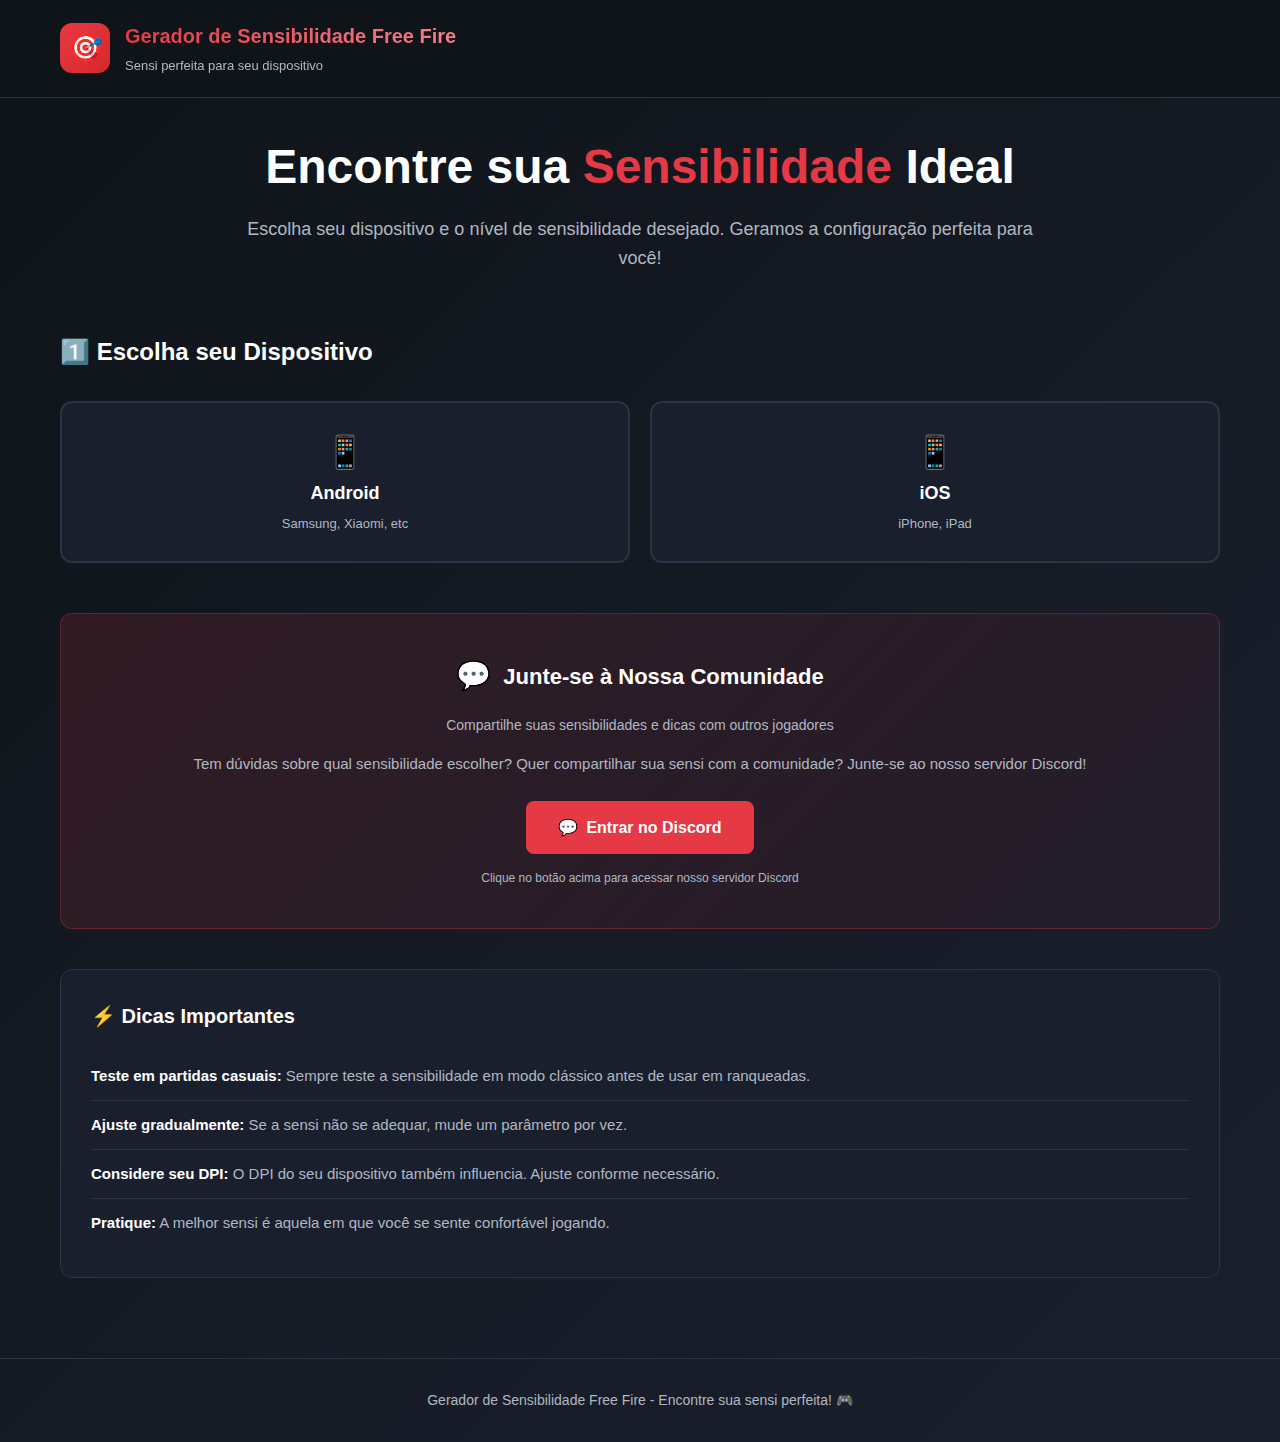
<file: index.html>
<!DOCTYPE html>
<html lang="pt-BR">
<head>
    <meta charset="UTF-8">
    <meta name="viewport" content="width=device-width, initial-scale=1.0">
    <title>Gerador de Sensi Criador @Souza Xiters</title>
    <link rel="stylesheet" href="style.css">
</head>
<body>
    <!-- Header -->
    <header class="header">
        <div class="container">
            <div class="header-content">
                <div class="logo">
                    <div class="logo-icon">🎯</div>
                    <div class="logo-text">
                        <h1>Gerador de Sensibilidade Free Fire</h1>
                        <p>Sensi perfeita para seu dispositivo</p>
                    </div>
                </div>
            </div>
        </div>
    </header>

    <main class="main">
        <div class="container">
            <!-- Hero Section -->
            <section class="hero">
                <h2>Encontre sua <span class="highlight">Sensibilidade</span> Ideal</h2>
                <p>Escolha seu dispositivo e o nível de sensibilidade desejado. Geramos a configuração perfeita para você!</p>
            </section>

            <!-- Device Selection -->
            <section class="section">
                <div class="section-header">
                    <h3>1️⃣ Escolha seu Dispositivo</h3>
                </div>
                <div class="device-grid">
                    <button class="device-btn" data-device="android">
                        <span class="device-icon">📱</span>
                        <span class="device-name">Android</span>
                        <span class="device-desc">Samsung, Xiaomi, etc</span>
                    </button>
                    <button class="device-btn" data-device="ios">
                        <span class="device-icon">📱</span>
                        <span class="device-name">iOS</span>
                        <span class="device-desc">iPhone, iPad</span>
                    </button>
                </div>
            </section>

            <!-- Level Selection -->
            <section class="section" id="level-section" style="display: none;">
                <div class="section-header">
                    <h3>2️⃣ Escolha o Nível de Sensibilidade</h3>
                </div>
                <div class="level-grid">
                    <button class="level-btn" data-level="baixa">
                        <span class="level-icon">🎯</span>
                        <span class="level-name">Baixa</span>
                        <span class="level-desc">Controle máximo</span>
                    </button>
                    <button class="level-btn" data-level="media">
                        <span class="level-icon">⚡</span>
                        <span class="level-name">Média</span>
                        <span class="level-desc">Balanceado</span>
                    </button>
                    <button class="level-btn" data-level="alta">
                        <span class="level-icon">⚡</span>
                        <span class="level-name">Alta</span>
                        <span class="level-desc">Máxima agilidade</span>
                    </button>
                </div>
            </section>

            <!-- Configuration Display -->
            <section class="section" id="config-section" style="display: none;">
                <div class="config-header">
                    <h3>3️⃣ Sua Configuração</h3>
                    <button class="copy-btn" id="copy-btn">
                        <span>📋</span> Copiar Configurações
                    </button>
                </div>

                <div class="config-grid">
                    <!-- Geral -->
                    <div class="config-card">
                        <div class="card-header">
                            <div class="card-icon">🎯</div>
                            <div class="card-title">
                                <h4>Geral</h4>
                                <p>Câmera sem mira aberta</p>
                            </div>
                        </div>
                        <div class="card-body">
                            <div class="value-display">
                                <span class="label">Valor:</span>
                                <span class="value" id="geral-value">0</span>
                            </div>
                            <input type="range" class="slider" id="geral-slider" min="1" max="200" value="0">
                            <div class="range-labels">
                                <span>1 (Lento)</span>
                                <span>200 (Rápido)</span>
                            </div>
                        </div>
                    </div>

                    <!-- Ponto Vermelho -->
                    <div class="config-card">
                        <div class="card-header">
                            <div class="card-icon">🔴</div>
                            <div class="card-title">
                                <h4>Ponto Vermelho</h4>
                                <p>Mira simples (Red Dot)</p>
                            </div>
                        </div>
                        <div class="card-body">
                            <div class="value-display">
                                <span class="label">Valor:</span>
                                <span class="value" id="ponto-value">0</span>
                            </div>
                            <input type="range" class="slider" id="ponto-slider" min="1" max="200" value="0">
                            <div class="range-labels">
                                <span>1 (Lento)</span>
                                <span>200 (Rápido)</span>
                            </div>
                        </div>
                    </div>

                    <!-- Mira 2x -->
                    <div class="config-card">
                        <div class="card-header">
                            <div class="card-icon">🔍</div>
                            <div class="card-title">
                                <h4>Mira 2x</h4>
                                <p>Mira com ampliação 2x</p>
                            </div>
                        </div>
                        <div class="card-body">
                            <div class="value-display">
                                <span class="label">Valor:</span>
                                <span class="value" id="mira2x-value">0</span>
                            </div>
                            <input type="range" class="slider" id="mira2x-slider" min="1" max="200" value="0">
                            <div class="range-labels">
                                <span>1 (Lento)</span>
                                <span>200 (Rápido)</span>
                            </div>
                        </div>
                    </div>

                    <!-- Mira 4x -->
                    <div class="config-card">
                        <div class="card-header">
                            <div class="card-icon">🎯</div>
                            <div class="card-title">
                                <h4>Mira 4x</h4>
                                <p>Mira com ampliação 4x</p>
                            </div>
                        </div>
                        <div class="card-body">
                            <div class="value-display">
                                <span class="label">Valor:</span>
                                <span class="value" id="mira4x-value">0</span>
                            </div>
                            <input type="range" class="slider" id="mira4x-slider" min="1" max="200" value="0">
                            <div class="range-labels">
                                <span>1 (Lento)</span>
                                <span>200 (Rápido)</span>
                            </div>
                        </div>
                    </div>

                    <!-- Mira AWM -->
                    <div class="config-card">
                        <div class="card-header">
                            <div class="card-icon">💥</div>
                            <div class="card-title">
                                <h4>Mira AWM</h4>
                                <p>Snipers (AWM, M82B, Kar98k)</p>
                            </div>
                        </div>
                        <div class="card-body">
                            <div class="value-display">
                                <span class="label">Valor:</span>
                                <span class="value" id="awm-value">0</span>
                            </div>
                            <input type="range" class="slider" id="awm-slider" min="1" max="200" value="0">
                            <div class="range-labels">
                                <span>1 (Lento)</span>
                                <span>200 (Rápido)</span>
                            </div>
                        </div>
                    </div>

                    <!-- Olhadinha -->
                    <div class="config-card">
                        <div class="card-header">
                            <div class="card-icon">👀</div>
                            <div class="card-title">
                                <h4>Olhadinha</h4>
                                <p>Botão de olhar</p>
                            </div>
                        </div>
                        <div class="card-body">
                            <div class="value-display">
                                <span class="label">Valor:</span>
                                <span class="value" id="olhadinha-value">0</span>
                            </div>
                            <input type="range" class="slider" id="olhadinha-slider" min="1" max="200" value="0">
                            <div class="range-labels">
                                <span>1 (Lento)</span>
                                <span>200 (Rápido)</span>
                            </div>
                        </div>
                    </div>
                </div>
            </section>

            <!-- Discord Section -->
            <section class="section discord-section">
                <div class="discord-card">
                    <div class="discord-header">
                        <span class="discord-icon">💬</span>
                        <h3>Junte-se à Nossa Comunidade</h3>
                    </div>
                    <p class="discord-desc">Compartilhe suas sensibilidades e dicas com outros jogadores</p>
                    <p class="discord-text">Tem dúvidas sobre qual sensibilidade escolher? Quer compartilhar sua sensi com a comunidade? Junte-se ao nosso servidor Discord!</p>
                    <a href="https://discord.gg/AcmNDPQbU" target="_blank" class="discord-btn">
                        <span>💬</span> Entrar no Discord
                    </a>
                    <p class="discord-note">Clique no botão acima para acessar nosso servidor Discord</p>
                </div>
            </section>

            <!-- Tips Section -->
            <section class="section tips-section">
                <div class="tips-card">
                    <h3>⚡ Dicas Importantes</h3>
                    <ul class="tips-list">
                        <li>
                            <strong>Teste em partidas casuais:</strong> Sempre teste a sensibilidade em modo clássico antes de usar em ranqueadas.
                        </li>
                        <li>
                            <strong>Ajuste gradualmente:</strong> Se a sensi não se adequar, mude um parâmetro por vez.
                        </li>
                        <li>
                            <strong>Considere seu DPI:</strong> O DPI do seu dispositivo também influencia. Ajuste conforme necessário.
                        </li>
                        <li>
                            <strong>Pratique:</strong> A melhor sensi é aquela em que você se sente confortável jogando.
                        </li>
                    </ul>
                </div>
            </section>
        </div>
    </main>

    <!-- Footer -->
    <footer class="footer">
        <p>Gerador de Sensibilidade Free Fire - Encontre sua sensi perfeita! 🎮</p>
    </footer>

    <!-- Toast Notification -->
    <div id="toast" class="toast"></div>

    <script src="script.js"></script>
</body>
</html>
</file>
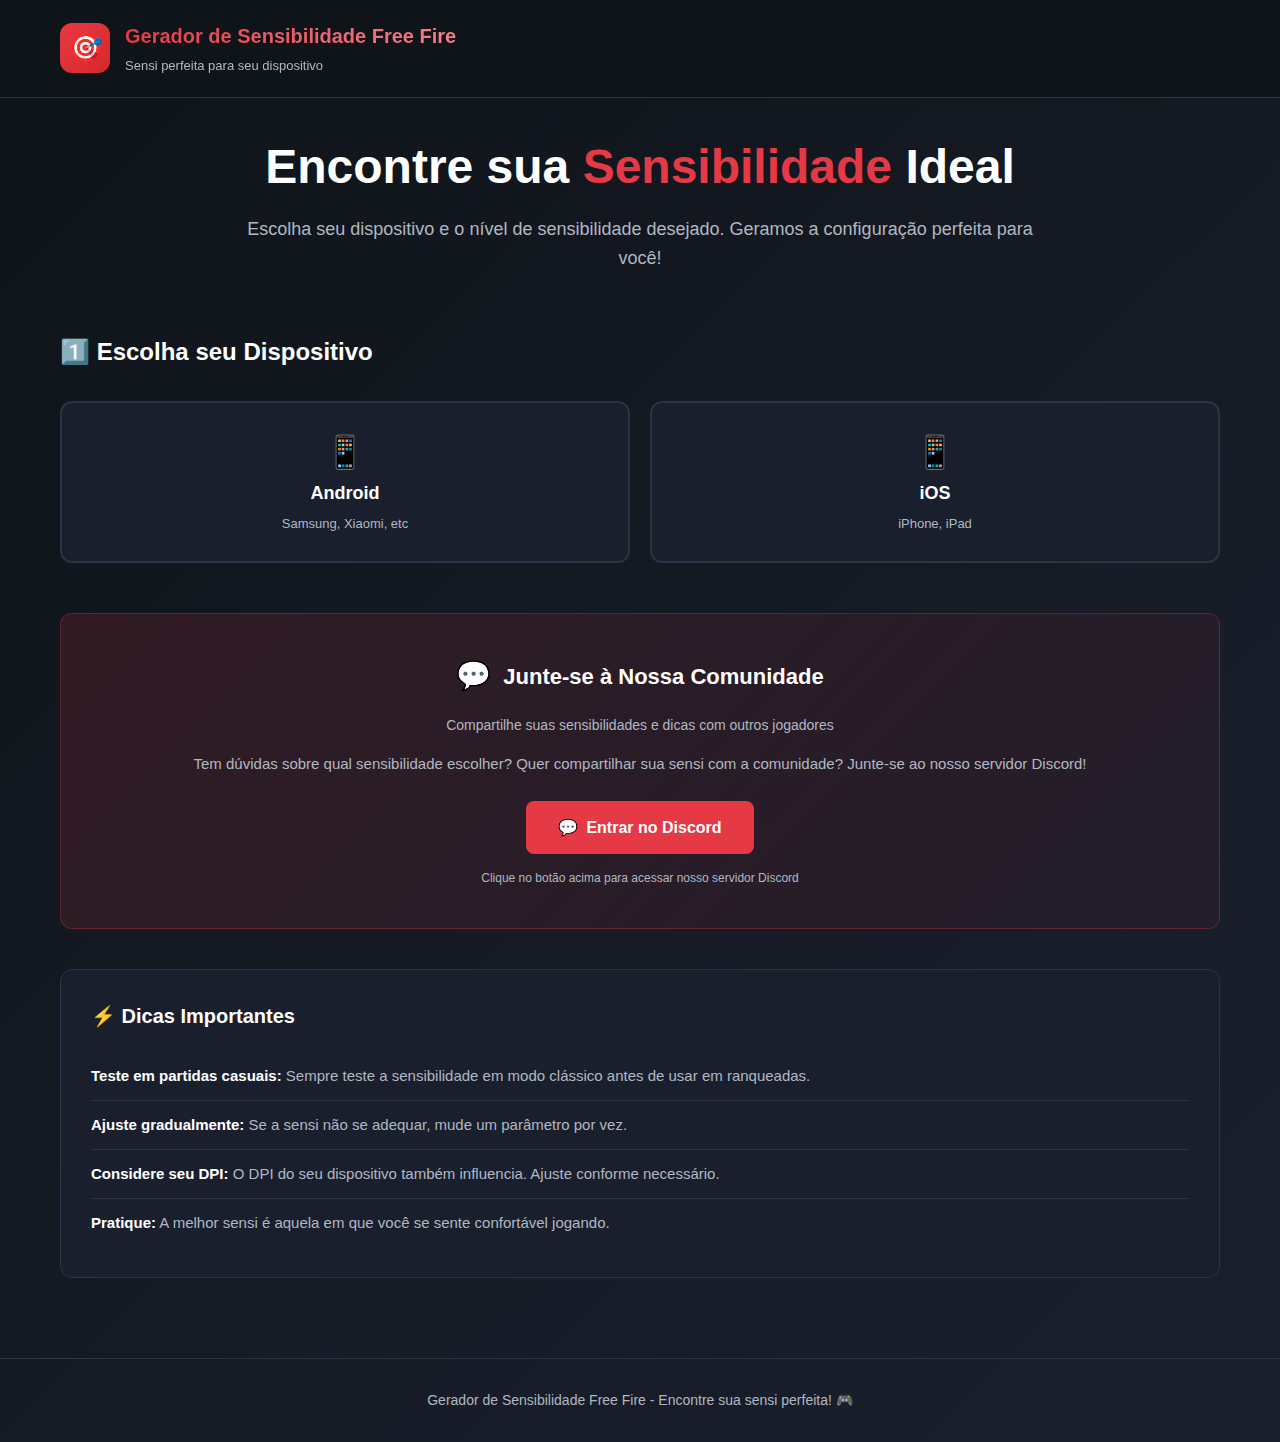
<file: gerador-sensi-ff.html>
<!DOCTYPE html>
<html lang="pt-BR">
<head>
    <meta charset="UTF-8">
    <meta name="viewport" content="width=device-width, initial-scale=1.0">
    <title>Gerador de Sensibilidade Free Fire</title>
    <link rel="stylesheet" href="style.css">
</head>
<body>
    <!-- Header -->
    <header class="header">
        <div class="container">
            <div class="header-content">
                <div class="logo">
                    <div class="logo-icon">🎯</div>
                    <div class="logo-text">
                        <h1>Gerador de Sensibilidade Free Fire</h1>
                        <p>Sensi perfeita para seu dispositivo</p>
                    </div>
                </div>
            </div>
        </div>
    </header>

    <main class="main">
        <div class="container">
            <!-- Hero Section -->
            <section class="hero">
                <h2>Encontre sua <span class="highlight">Sensibilidade</span> Ideal</h2>
                <p>Escolha seu dispositivo e o nível de sensibilidade desejado. Geramos a configuração perfeita para você!</p>
            </section>

            <!-- Device Selection -->
            <section class="section">
                <div class="section-header">
                    <h3>1️⃣ Escolha seu Dispositivo</h3>
                </div>
                <div class="device-grid">
                    <button class="device-btn" data-device="android">
                        <span class="device-icon">📱</span>
                        <span class="device-name">Android</span>
                        <span class="device-desc">Samsung, Xiaomi, etc</span>
                    </button>
                    <button class="device-btn" data-device="ios">
                        <span class="device-icon">📱</span>
                        <span class="device-name">iOS</span>
                        <span class="device-desc">iPhone, iPad</span>
                    </button>
                </div>
            </section>

            <!-- Level Selection -->
            <section class="section" id="level-section" style="display: none;">
                <div class="section-header">
                    <h3>2️⃣ Escolha o Nível de Sensibilidade</h3>
                </div>
                <div class="level-grid">
                    <button class="level-btn" data-level="baixa">
                        <span class="level-icon">🎯</span>
                        <span class="level-name">Baixa</span>
                        <span class="level-desc">Controle máximo</span>
                    </button>
                    <button class="level-btn" data-level="media">
                        <span class="level-icon">⚡</span>
                        <span class="level-name">Média</span>
                        <span class="level-desc">Balanceado</span>
                    </button>
                    <button class="level-btn" data-level="alta">
                        <span class="level-icon">⚡</span>
                        <span class="level-name">Alta</span>
                        <span class="level-desc">Máxima agilidade</span>
                    </button>
                </div>
            </section>

            <!-- Configuration Display -->
            <section class="section" id="config-section" style="display: none;">
                <div class="config-header">
                    <h3>3️⃣ Sua Configuração</h3>
                    <button class="copy-btn" id="copy-btn">
                        <span>📋</span> Copiar Configurações
                    </button>
                </div>

                <div class="config-grid">
                    <!-- Geral -->
                    <div class="config-card">
                        <div class="card-header">
                            <div class="card-icon">🎯</div>
                            <div class="card-title">
                                <h4>Geral</h4>
                                <p>Câmera sem mira aberta</p>
                            </div>
                        </div>
                        <div class="card-body">
                            <div class="value-display">
                                <span class="label">Valor:</span>
                                <span class="value" id="geral-value">0</span>
                            </div>
                            <input type="range" class="slider" id="geral-slider" min="1" max="200" value="0">
                            <div class="range-labels">
                                <span>1 (Lento)</span>
                                <span>200 (Rápido)</span>
                            </div>
                        </div>
                    </div>

                    <!-- Ponto Vermelho -->
                    <div class="config-card">
                        <div class="card-header">
                            <div class="card-icon">🔴</div>
                            <div class="card-title">
                                <h4>Ponto Vermelho</h4>
                                <p>Mira simples (Red Dot)</p>
                            </div>
                        </div>
                        <div class="card-body">
                            <div class="value-display">
                                <span class="label">Valor:</span>
                                <span class="value" id="ponto-value">0</span>
                            </div>
                            <input type="range" class="slider" id="ponto-slider" min="1" max="200" value="0">
                            <div class="range-labels">
                                <span>1 (Lento)</span>
                                <span>200 (Rápido)</span>
                            </div>
                        </div>
                    </div>

                    <!-- Mira 2x -->
                    <div class="config-card">
                        <div class="card-header">
                            <div class="card-icon">🔍</div>
                            <div class="card-title">
                                <h4>Mira 2x</h4>
                                <p>Mira com ampliação 2x</p>
                            </div>
                        </div>
                        <div class="card-body">
                            <div class="value-display">
                                <span class="label">Valor:</span>
                                <span class="value" id="mira2x-value">0</span>
                            </div>
                            <input type="range" class="slider" id="mira2x-slider" min="1" max="200" value="0">
                            <div class="range-labels">
                                <span>1 (Lento)</span>
                                <span>200 (Rápido)</span>
                            </div>
                        </div>
                    </div>

                    <!-- Mira 4x -->
                    <div class="config-card">
                        <div class="card-header">
                            <div class="card-icon">🎯</div>
                            <div class="card-title">
                                <h4>Mira 4x</h4>
                                <p>Mira com ampliação 4x</p>
                            </div>
                        </div>
                        <div class="card-body">
                            <div class="value-display">
                                <span class="label">Valor:</span>
                                <span class="value" id="mira4x-value">0</span>
                            </div>
                            <input type="range" class="slider" id="mira4x-slider" min="1" max="200" value="0">
                            <div class="range-labels">
                                <span>1 (Lento)</span>
                                <span>200 (Rápido)</span>
                            </div>
                        </div>
                    </div>

                    <!-- Mira AWM -->
                    <div class="config-card">
                        <div class="card-header">
                            <div class="card-icon">💥</div>
                            <div class="card-title">
                                <h4>Mira AWM</h4>
                                <p>Snipers (AWM, M82B, Kar98k)</p>
                            </div>
                        </div>
                        <div class="card-body">
                            <div class="value-display">
                                <span class="label">Valor:</span>
                                <span class="value" id="awm-value">0</span>
                            </div>
                            <input type="range" class="slider" id="awm-slider" min="1" max="200" value="0">
                            <div class="range-labels">
                                <span>1 (Lento)</span>
                                <span>200 (Rápido)</span>
                            </div>
                        </div>
                    </div>

                    <!-- Olhadinha -->
                    <div class="config-card">
                        <div class="card-header">
                            <div class="card-icon">👀</div>
                            <div class="card-title">
                                <h4>Olhadinha</h4>
                                <p>Botão de olhar</p>
                            </div>
                        </div>
                        <div class="card-body">
                            <div class="value-display">
                                <span class="label">Valor:</span>
                                <span class="value" id="olhadinha-value">0</span>
                            </div>
                            <input type="range" class="slider" id="olhadinha-slider" min="1" max="200" value="0">
                            <div class="range-labels">
                                <span>1 (Lento)</span>
                                <span>200 (Rápido)</span>
                            </div>
                        </div>
                    </div>
                </div>
            </section>

            <!-- Discord Section -->
            <section class="section discord-section">
                <div class="discord-card">
                    <div class="discord-header">
                        <span class="discord-icon">💬</span>
                        <h3>Junte-se à Nossa Comunidade</h3>
                    </div>
                    <p class="discord-desc">Compartilhe suas sensibilidades e dicas com outros jogadores</p>
                    <p class="discord-text">Tem dúvidas sobre qual sensibilidade escolher? Quer compartilhar sua sensi com a comunidade? Junte-se ao nosso servidor Discord!</p>
                    <a href="https://discord.gg/seu-servidor-aqui" target="_blank" class="discord-btn">
                        <span>💬</span> Entrar no Discord
                    </a>
                    <p class="discord-note">Clique no botão acima para acessar nosso servidor Discord</p>
                </div>
            </section>

            <!-- Tips Section -->
            <section class="section tips-section">
                <div class="tips-card">
                    <h3>⚡ Dicas Importantes</h3>
                    <ul class="tips-list">
                        <li>
                            <strong>Teste em partidas casuais:</strong> Sempre teste a sensibilidade em modo clássico antes de usar em ranqueadas.
                        </li>
                        <li>
                            <strong>Ajuste gradualmente:</strong> Se a sensi não se adequar, mude um parâmetro por vez.
                        </li>
                        <li>
                            <strong>Considere seu DPI:</strong> O DPI do seu dispositivo também influencia. Ajuste conforme necessário.
                        </li>
                        <li>
                            <strong>Pratique:</strong> A melhor sensi é aquela em que você se sente confortável jogando.
                        </li>
                    </ul>
                </div>
            </section>
        </div>
    </main>

    <!-- Footer -->
    <footer class="footer">
        <p>Gerador de Sensibilidade Free Fire - Encontre sua sensi perfeita! 🎮</p>
    </footer>

    <!-- Toast Notification -->
    <div id="toast" class="toast"></div>

    <script src="script.js"></script>
</body>
</html>
</file>
<file: style.css>
* {
    margin: 0;
    padding: 0;
    box-sizing: border-box;
}

:root {
    --primary: #e63946;
    --primary-dark: #d62828;
    --primary-light: #f77f88;
    --bg-dark: #0f1419;
    --bg-card: #1a1f2e;
    --bg-hover: #252d3d;
    --text-primary: #ffffff;
    --text-secondary: #b0b8c1;
    --border-color: #2a3442;
    --success: #10b981;
}

html {
    scroll-behavior: smooth;
}

body {
    font-family: -apple-system, BlinkMacSystemFont, 'Segoe UI', Roboto, 'Helvetica Neue', Arial, sans-serif;
    background: linear-gradient(135deg, var(--bg-dark) 0%, #1a1f2e 100%);
    color: var(--text-primary);
    line-height: 1.6;
    min-height: 100vh;
    display: flex;
    flex-direction: column;
}

.container {
    max-width: 1200px;
    margin: 0 auto;
    padding: 0 20px;
    width: 100%;
}

/* Header */
.header {
    border-bottom: 1px solid var(--border-color);
    backdrop-filter: blur(10px);
    background: rgba(15, 20, 25, 0.8);
    position: sticky;
    top: 0;
    z-index: 100;
    padding: 20px 0;
}

.header-content {
    display: flex;
    align-items: center;
    gap: 15px;
}

.logo {
    display: flex;
    align-items: center;
    gap: 15px;
}

.logo-icon {
    width: 50px;
    height: 50px;
    background: linear-gradient(135deg, var(--primary) 0%, var(--primary-dark) 100%);
    border-radius: 12px;
    display: flex;
    align-items: center;
    justify-content: center;
    font-size: 28px;
    flex-shrink: 0;
}

.logo-text h1 {
    font-size: 20px;
    font-weight: 700;
    background: linear-gradient(90deg, var(--primary) 0%, var(--primary-light) 100%);
    -webkit-background-clip: text;
    -webkit-text-fill-color: transparent;
    background-clip: text;
    margin-bottom: 4px;
}

.logo-text p {
    font-size: 13px;
    color: var(--text-secondary);
}

/* Main */
.main {
    flex: 1;
    padding: 40px 0;
}

/* Hero Section */
.hero {
    text-align: center;
    margin-bottom: 60px;
    max-width: 800px;
    margin-left: auto;
    margin-right: auto;
}

.hero h2 {
    font-size: 48px;
    font-weight: 700;
    margin-bottom: 20px;
    line-height: 1.2;
}

.hero h2 .highlight {
    color: var(--primary);
}

.hero p {
    font-size: 18px;
    color: var(--text-secondary);
    line-height: 1.6;
}

/* Sections */
.section {
    margin-bottom: 50px;
    animation: fadeInUp 0.6s ease-out;
}

@keyframes fadeInUp {
    from {
        opacity: 0;
        transform: translateY(20px);
    }
    to {
        opacity: 1;
        transform: translateY(0);
    }
}

.section-header {
    margin-bottom: 30px;
}

.section-header h3 {
    font-size: 24px;
    font-weight: 600;
    margin-bottom: 10px;
}

/* Device Grid */
.device-grid {
    display: grid;
    grid-template-columns: repeat(auto-fit, minmax(250px, 1fr));
    gap: 20px;
}

.device-btn,
.level-btn {
    padding: 30px 20px;
    background: var(--bg-card);
    border: 2px solid var(--border-color);
    border-radius: 12px;
    cursor: pointer;
    transition: all 0.3s ease;
    display: flex;
    flex-direction: column;
    align-items: center;
    gap: 12px;
    color: var(--text-primary);
    font-size: 16px;
}

.device-btn:hover,
.level-btn:hover {
    border-color: var(--primary);
    background: var(--bg-hover);
    transform: translateY(-4px);
}

.device-btn.active,
.level-btn.active {
    background: var(--primary);
    border-color: var(--primary);
    color: white;
}

.device-icon,
.level-icon {
    font-size: 32px;
}

.device-name,
.level-name {
    font-size: 18px;
    font-weight: 600;
}

.device-desc,
.level-desc {
    font-size: 13px;
    color: var(--text-secondary);
}

.device-btn.active .device-desc,
.level-btn.active .level-desc {
    color: rgba(255, 255, 255, 0.8);
}

/* Level Grid */
.level-grid {
    display: grid;
    grid-template-columns: repeat(auto-fit, minmax(200px, 1fr));
    gap: 20px;
}

/* Config Header */
.config-header {
    display: flex;
    justify-content: space-between;
    align-items: center;
    margin-bottom: 30px;
    flex-wrap: wrap;
    gap: 20px;
}

.config-header h3 {
    font-size: 24px;
    font-weight: 600;
}

.copy-btn {
    padding: 12px 24px;
    background: var(--primary);
    color: white;
    border: none;
    border-radius: 8px;
    font-size: 16px;
    font-weight: 600;
    cursor: pointer;
    transition: all 0.3s ease;
    display: flex;
    align-items: center;
    gap: 8px;
}

.copy-btn:hover {
    background: var(--primary-dark);
    transform: translateY(-2px);
}

.copy-btn:active {
    transform: translateY(0);
}

/* Config Grid */
.config-grid {
    display: grid;
    grid-template-columns: repeat(auto-fit, minmax(300px, 1fr));
    gap: 20px;
}

.config-card {
    background: var(--bg-card);
    border: 1px solid var(--border-color);
    border-radius: 12px;
    padding: 20px;
    transition: all 0.3s ease;
}

.config-card:hover {
    border-color: var(--primary);
    background: var(--bg-hover);
}

.card-header {
    display: flex;
    align-items: flex-start;
    gap: 12px;
    margin-bottom: 20px;
}

.card-icon {
    width: 40px;
    height: 40px;
    background: rgba(230, 57, 70, 0.1);
    border-radius: 8px;
    display: flex;
    align-items: center;
    justify-content: center;
    font-size: 20px;
    flex-shrink: 0;
}

.card-title h4 {
    font-size: 16px;
    font-weight: 600;
    margin-bottom: 4px;
}

.card-title p {
    font-size: 13px;
    color: var(--text-secondary);
}

.card-body {
    display: flex;
    flex-direction: column;
    gap: 15px;
}

.value-display {
    display: flex;
    justify-content: space-between;
    align-items: center;
}

.value-display .label {
    font-size: 14px;
    color: var(--text-secondary);
}

.value-display .value {
    font-size: 32px;
    font-weight: 700;
    color: var(--primary);
}

/* Slider */
.slider {
    width: 100%;
    height: 6px;
    border-radius: 3px;
    background: var(--border-color);
    outline: none;
    -webkit-appearance: none;
    appearance: none;
    cursor: pointer;
}

.slider::-webkit-slider-thumb {
    -webkit-appearance: none;
    appearance: none;
    width: 20px;
    height: 20px;
    border-radius: 50%;
    background: var(--primary);
    cursor: pointer;
    transition: all 0.2s ease;
}

.slider::-webkit-slider-thumb:hover {
    background: var(--primary-dark);
    box-shadow: 0 0 10px rgba(230, 57, 70, 0.5);
}

.slider::-moz-range-thumb {
    width: 20px;
    height: 20px;
    border-radius: 50%;
    background: var(--primary);
    cursor: pointer;
    border: none;
    transition: all 0.2s ease;
}

.slider::-moz-range-thumb:hover {
    background: var(--primary-dark);
    box-shadow: 0 0 10px rgba(230, 57, 70, 0.5);
}

.slider::-moz-range-track {
    background: transparent;
    border: none;
}

.slider::-moz-range-progress {
    background: var(--primary);
    height: 6px;
    border-radius: 3px;
}

.range-labels {
    display: flex;
    justify-content: space-between;
    font-size: 12px;
    color: var(--text-secondary);
}

/* Discord Section */
.discord-section {
    margin-bottom: 40px;
}

.discord-card {
    background: linear-gradient(135deg, rgba(230, 57, 70, 0.15) 0%, rgba(230, 57, 70, 0.05) 100%);
    border: 1px solid rgba(230, 57, 70, 0.3);
    border-radius: 12px;
    padding: 40px;
    text-align: center;
}

.discord-header {
    display: flex;
    align-items: center;
    justify-content: center;
    gap: 12px;
    margin-bottom: 15px;
}

.discord-icon {
    font-size: 28px;
}

.discord-header h3 {
    font-size: 22px;
    font-weight: 600;
}

.discord-desc {
    font-size: 14px;
    color: var(--text-secondary);
    margin-bottom: 15px;
}

.discord-text {
    font-size: 15px;
    color: var(--text-secondary);
    margin-bottom: 25px;
    line-height: 1.6;
}

.discord-btn {
    display: inline-flex;
    align-items: center;
    gap: 8px;
    padding: 14px 32px;
    background: var(--primary);
    color: white;
    text-decoration: none;
    border-radius: 8px;
    font-size: 16px;
    font-weight: 600;
    transition: all 0.3s ease;
    border: none;
    cursor: pointer;
}

.discord-btn:hover {
    background: var(--primary-dark);
    transform: translateY(-2px);
    box-shadow: 0 8px 20px rgba(230, 57, 70, 0.3);
}

.discord-note {
    font-size: 12px;
    color: var(--text-secondary);
    margin-top: 15px;
}

/* Tips Section */
.tips-section {
    margin-bottom: 40px;
}

.tips-card {
    background: var(--bg-card);
    border: 1px solid var(--border-color);
    border-radius: 12px;
    padding: 30px;
}

.tips-card h3 {
    font-size: 20px;
    font-weight: 600;
    margin-bottom: 20px;
}

.tips-list {
    list-style: none;
}

.tips-list li {
    padding: 12px 0;
    font-size: 15px;
    color: var(--text-secondary);
    line-height: 1.6;
    border-bottom: 1px solid var(--border-color);
}

.tips-list li:last-child {
    border-bottom: none;
}

.tips-list strong {
    color: var(--text-primary);
}

/* Footer */
.footer {
    border-top: 1px solid var(--border-color);
    padding: 30px 0;
    text-align: center;
    color: var(--text-secondary);
    font-size: 14px;
    margin-top: auto;
}

/* Toast Notification */
.toast {
    position: fixed;
    bottom: 20px;
    right: 20px;
    background: var(--success);
    color: white;
    padding: 16px 24px;
    border-radius: 8px;
    font-size: 14px;
    font-weight: 600;
    opacity: 0;
    transform: translateY(20px);
    transition: all 0.3s ease;
    pointer-events: none;
    z-index: 1000;
}

.toast.show {
    opacity: 1;
    transform: translateY(0);
    pointer-events: auto;
}

/* Responsive */
@media (max-width: 768px) {
    .hero h2 {
        font-size: 32px;
    }

    .hero p {
        font-size: 16px;
    }

    .device-grid,
    .level-grid {
        grid-template-columns: 1fr;
    }

    .config-grid {
        grid-template-columns: 1fr;
    }

    .config-header {
        flex-direction: column;
        align-items: stretch;
    }

    .copy-btn {
        width: 100%;
        justify-content: center;
    }

    .discord-card {
        padding: 30px 20px;
    }

    .tips-card {
        padding: 20px;
    }

    .header-content {
        flex-direction: column;
        align-items: flex-start;
    }

    .logo-text h1 {
        font-size: 18px;
    }

    .main {
        padding: 20px 0;
    }

    .section {
        margin-bottom: 30px;
    }
}

@media (max-width: 480px) {
    .hero h2 {
        font-size: 24px;
    }

    .section-header h3 {
        font-size: 18px;
    }

    .device-btn,
    .level-btn {
        padding: 20px 15px;
        font-size: 14px;
    }

    .device-icon,
    .level-icon {
        font-size: 24px;
    }

    .device-name,
    .level-name {
        font-size: 16px;
    }

    .device-desc,
    .level-desc {
        font-size: 12px;
    }

    .value-display .value {
        font-size: 24px;
    }

    .discord-card {
        padding: 20px 15px;
    }

    .discord-btn {
        width: 100%;
        justify-content: center;
    }

    .toast {
        left: 20px;
        right: 20px;
        bottom: 20px;
    }
}
</file>
